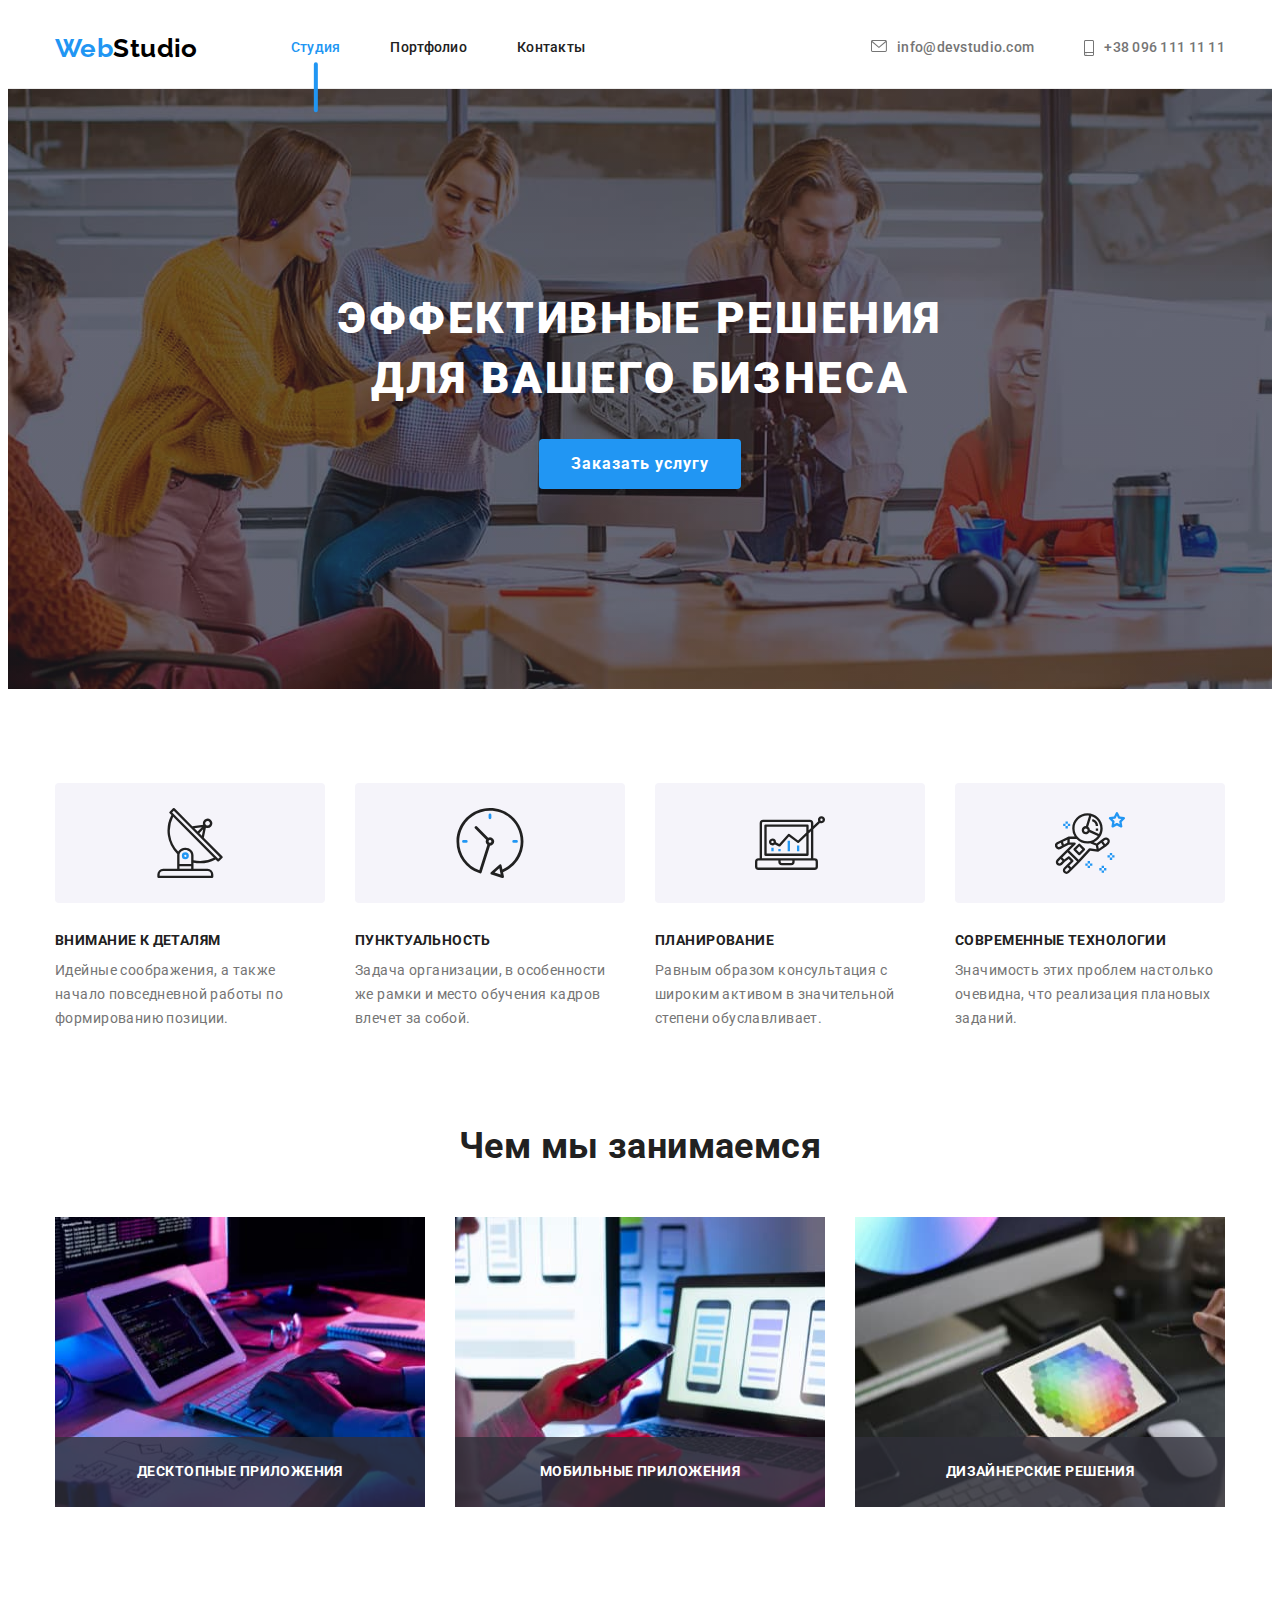
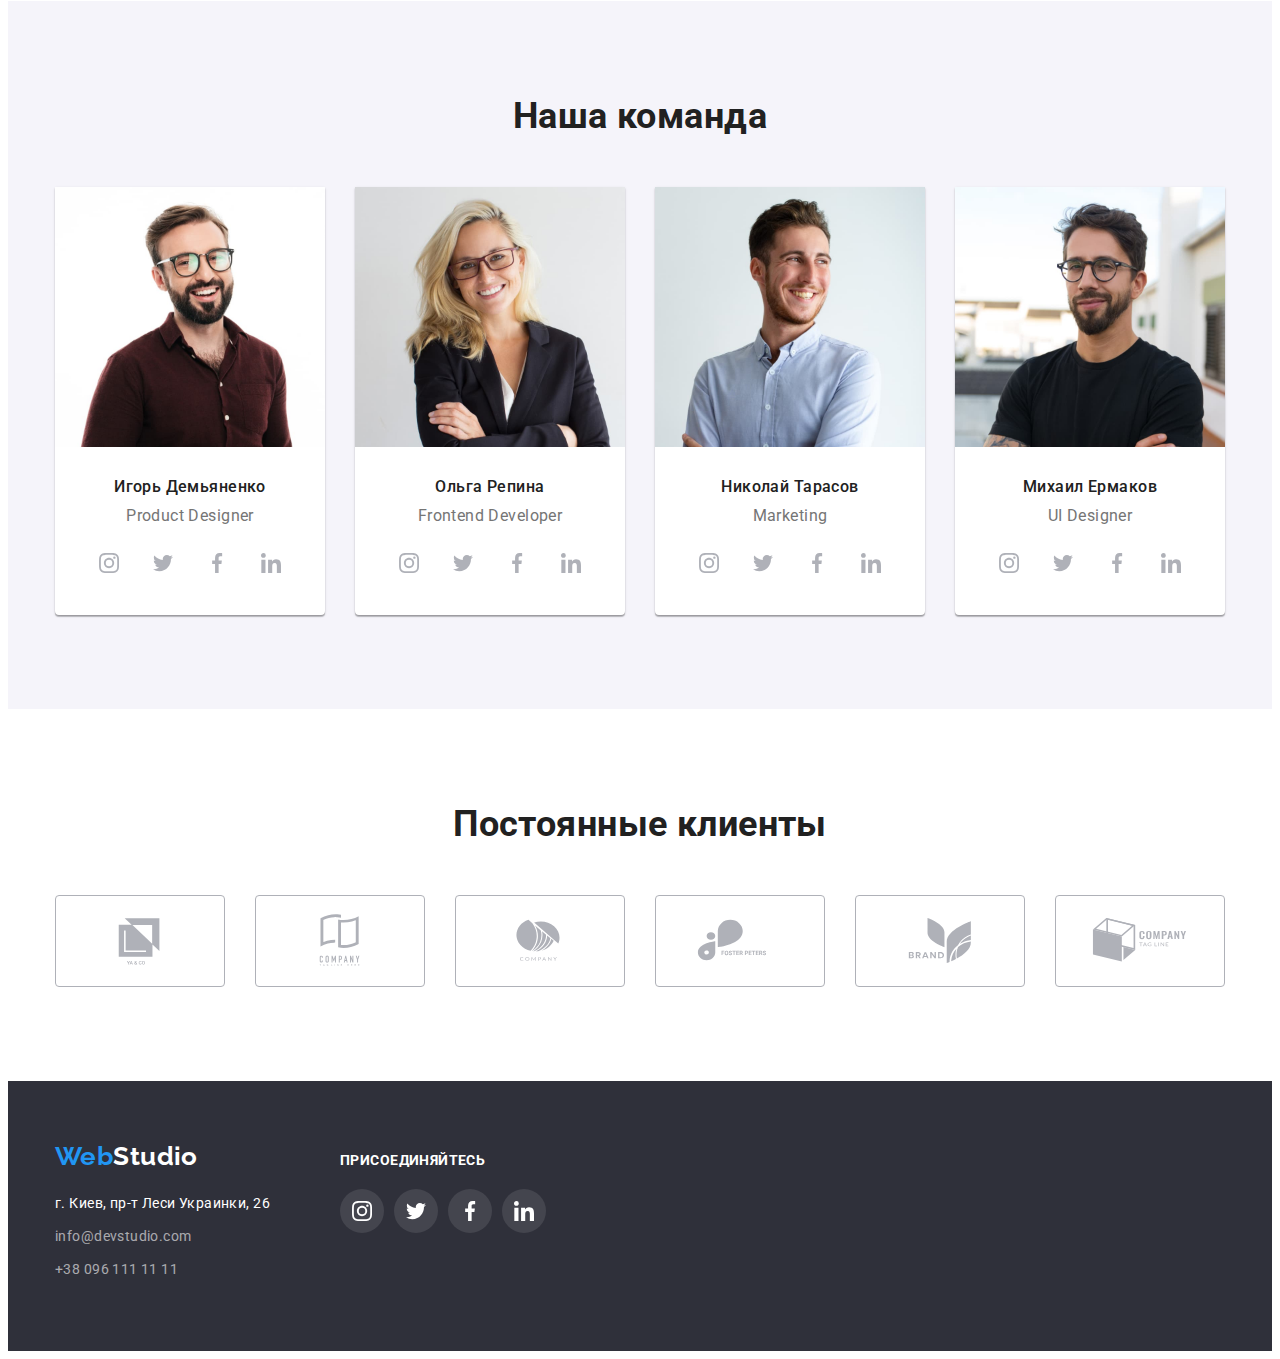
<file: index.html>
<!DOCTYPE html>
<html lang="ru">
  <head>
    <meta charset="UTF-8" />
    <meta http-equiv="X-UA-Compatible" content="IE=edge" />
    <meta
      name="viewport"
      content="width=device-width, initial-scale=1.0"
    />
    <link rel="preconnect" href="https://fonts.gstatic.com" />
    <link
      href="https://fonts.googleapis.com/css2?family=Raleway:wght@700&family=Roboto:wght@400;500;700;900&display=swap"
      rel="stylesheet"
    />
    <link
      rel="stylesheet"
      href="https://cdnjs.cloudflare.com/ajax/libs/modern-normalize/1.1.0/modern-normalize.min.css"
      integrity="sha512-wpPYUAdjBVSE4KJnH1VR1HeZfpl1ub8YT/NKx4PuQ5NmX2tKuGu6U/JRp5y+Y8XG2tV+wKQpNHVUX03MfMFn9Q=="
      crossorigin="anonymous"
      referrerpolicy="no-referrer"
    />
    <link rel="stylesheet" href="./css/styles.css" />
    <title>Студия</title>
  </head>
  <body>
    <header class="header-section">
      <div class="container">
        <nav class="nav">
          <a class="logo-header link" href="./index.html" lang="en"
            ><span class="logo-span">Web</span
            ><span class="logo-header-span">Studio</span></a
          >
          <ul class="nav-site list">
            <li class="nav-site-item">
              <a
                class="nav-site-link link current"
                href="./index.html"
                >Студия</a
              >
            </li>
            <li class="nav-site-item">
              <a class="nav-site-link link" href="./portfolio.html"
                >Портфолио</a
              >
            </li>
            <li class="nav-site-item">
              <a class="nav-site-link link" href="">Контакты</a>
            </li>
          </ul>
        </nav>
        <ul class="nav-contact list">
          <li class="nav-contact-item">
            <a
              class="nav-contact-link link"
              href="mailto:info@devstudio.com"
            >
              <svg class="nav-costacts-icon" width="16" height="12">
                <use href="./images/icons.svg#icon-envelope"></use>
              </svg>
              info@devstudio.com</a
            >
          </li>
          <li class="nav-contact-item">
            <a
              class="nav-contact-link link"
              href="tel:00380961111111"
            >
              <svg class="nav-costacts-icon" width="10" height="16">
                <use href="./images/icons.svg#icon-smartphone"></use>
              </svg>
              +38 096 111 11 11</a
            >
          </li>
        </ul>
      </div>
    </header>
    <main>
      <!--HERO-->
      <section class="hero-section overlay">
        <div class="container">
          <h1 class="hero-title">
            Эффективные решения для вашего бизнеса
          </h1>
          <button class="hero-btn" type="button" data-modal-open>
            Заказать услугу
          </button>
        </div>
      </section>
      <!--FEATURES-->
      <section class="features-section">
        <div class="container">
          <!--h2 for this section is hidden via css-->
          <h2 class="features-title visually-hidden">Особенности</h2>
          <ul class="features-list list">
            <li class="features-item">
              <div class="features-icon-wraper">
                <svg class="features-icon" width="70" height="70">
                  <use href="./images/icons.svg#icon-antenna"></use>
                </svg>
              </div>
              <h3 class="features-subtitle">Внимание к деталям</h3>
              <p class="features-description">
                Идейные соображения, а также начало повседневной
                работы по формированию позиции.
              </p>
            </li>
            <li class="features-item">
              <div class="features-icon-wraper">
                <svg class="features-icon" width="70" height="70">
                  <use href="./images/icons.svg#icon-clock"></use>
                </svg>
              </div>
              <h3 class="features-subtitle">Пунктуальность</h3>
              <p class="features-description">
                Задача организации, в особенности же рамки и место
                обучения кадров влечет за собой.
              </p>
            </li>
            <li class="features-item">
              <div class="features-icon-wraper">
                <svg class="features-icon" width="70" height="70">
                  <use href="./images/icons.svg#icon-diagram"></use>
                </svg>
              </div>
              <h3 class="features-subtitle">Планирование</h3>
              <p class="features-description">
                Равным образом консультация с широким активом в
                значительной степени обуславливает.
              </p>
            </li>
            <li class="features-item">
              <div class="features-icon-wraper">
                <svg class="features-icon" width="70" height="70">
                  <use href="./images/icons.svg#icon-astronaut"></use>
                </svg>
              </div>
              <h3 class="features-subtitle">
                Современные технологии
              </h3>
              <p class="features-description">
                Значимость этих проблем настолько очевидна, что
                реализация плановых заданий.
              </p>
            </li>
          </ul>
        </div>
      </section>
      <!--WHAT WE DO-->
      <section class="what-we-do-section">
        <div class="container">
          <h2 class="what-we-do-title section-title">
            Чем мы занимаемся
          </h2>
          <ul class="what-we-do-list list">
            <li class="what-we-do-item">
              <img
                class="what-we-do-image"
                src="./images/studio/what_we_do/img_1.jpg"
                alt="программист набирает код"
                width="370"
                height="290"
              />
              <p class="what-we-do-description">
                Десктопные приложения
              </p>
            </li>
            <li class="what-we-do-item">
              <img
                class="what-we-do-image"
                src="./images/studio/what_we_do/img_2.jpg"
                alt="дизайнер выбирает макет мобильной страницы"
                width="370"
                height="290"
              />
              <p class="what-we-do-description">
                Мобильные приложения
              </p>
            </li>
            <li class="what-we-do-item">
              <img
                class="what-we-do-image"
                src="./images/studio/what_we_do/img_3.jpg"
                alt="дизайнер выбирает цвет из палитры"
                width="370"
                height="290"
              />
              <p class="what-we-do-description">
                Дизайнерские решения
              </p>
            </li>
          </ul>
        </div>
      </section>
      <!--TEAM-->
      <section class="team-section">
        <div class="container">
          <h2 class="team-title section-title">Наша команда</h2>
          <ul class="team-list list set-wrapper">
            <li class="team-item set-element">
              <div class="team-item-thumb">
                <img
                  src="./images/studio/team/ihor.jpg"
                  alt="улыбающийся мужчина"
                  width="270"
                  height="260"
                />
              </div>
              <div class="team-item-info">
                <h3 class="team-subtitle">Игорь Демьяненко</h3>
                <p class="team-description" lang="en">
                  Product Designer
                </p>
                <ul class="social-networks-list list">
                  <li class="social-networks-item">
                    <a
                      class="social-networks-link"
                      aria-label="Ссылка на Instagram"
                      href=""
                      target="_blank"
                      rel="noopener noreferrer"
                    >
                      <span class="visually-hidden"
                        >Переход в соцсеть</span
                      >
                      <svg class="social-networks-icon">
                        <use
                          href="./images/icons.svg#icon-instagram"
                        ></use>
                      </svg>
                    </a>
                  </li>
                  <li class="social-networks-item">
                    <a
                      class="social-networks-link"
                      aria-label="Ссылка на Twitter"
                      href=""
                      target="_blank"
                      rel="noopener noreferrer"
                    >
                      <span class="visually-hidden"
                        >Переход в соцсеть</span
                      >
                      <svg class="social-networks-icon">
                        <use
                          href="./images/icons.svg#icon-twitter"
                        ></use>
                      </svg>
                    </a>
                  </li>
                  <li class="social-networks-item">
                    <a
                      class="social-networks-link"
                      aria-label="Ссылка на Facebook"
                      href=""
                      target="_blank"
                      rel="noopener noreferrer"
                    >
                      <span class="visually-hidden"
                        >Переход в соцсеть</span
                      >
                      <svg class="social-networks-icon">
                        <use
                          href="./images/icons.svg#icon-facebook"
                        ></use>
                      </svg>
                    </a>
                  </li>
                  <li class="social-networks-item">
                    <a
                      class="social-networks-link"
                      aria-label="Ссылка на LinkedIn"
                      href=""
                      target="_blank"
                      rel="noopener noreferrer"
                    >
                      <span class="visually-hidden"
                        >Переход в соцсеть</span
                      >
                      <svg class="social-networks-icon">
                        <use
                          href="./images/icons.svg#icon-linkedin"
                        ></use>
                      </svg>
                    </a>
                  </li>
                </ul>
              </div>
            </li>
            <li class="team-item set-element">
              <div class="team-item-thumb">
                <img
                  src="./images/studio/team/olga.jpg"
                  alt="улыбающаяся девушка"
                  width="270"
                  height="260"
                />
              </div>
              <div class="team-item-info">
                <h3 class="team-subtitle">Ольга Репина</h3>
                <p class="team-description" lang="en">
                  Frontend Developer
                </p>
                <ul class="social-networks-list list">
                  <li class="social-networks-item">
                    <a
                      class="social-networks-link"
                      aria-label="Ссылка на Instagram"
                      href=""
                      target="_blank"
                      rel="noopener noreferrer"
                    >
                      <span class="visually-hidden"
                        >Переход в соцсеть</span
                      >
                      <svg class="social-networks-icon">
                        <use
                          href="./images/icons.svg#icon-instagram"
                        ></use>
                      </svg>
                    </a>
                  </li>
                  <li class="social-networks-item">
                    <a
                      class="social-networks-link"
                      aria-label="Ссылка на Twitter"
                      href=""
                      target="_blank"
                      rel="noopener noreferrer"
                    >
                      <span class="visually-hidden"
                        >Переход в соцсеть</span
                      >
                      <svg class="social-networks-icon">
                        <use
                          href="./images/icons.svg#icon-twitter"
                        ></use>
                      </svg>
                    </a>
                  </li>
                  <li class="social-networks-item">
                    <a
                      class="social-networks-link"
                      aria-label="Ссылка на Facebook"
                      href=""
                      target="_blank"
                      rel="noopener noreferrer"
                    >
                      <span class="visually-hidden"
                        >Переход в соцсеть</span
                      >
                      <svg class="social-networks-icon">
                        <use
                          href="./images/icons.svg#icon-facebook"
                        ></use>
                      </svg>
                    </a>
                  </li>
                  <li class="social-networks-item">
                    <a
                      class="social-networks-link"
                      aria-label="Ссылка на LinkedIn"
                      href=""
                      target="_blank"
                      rel="noopener noreferrer"
                    >
                      <span class="visually-hidden"
                        >Переход в соцсеть</span
                      >
                      <svg class="social-networks-icon">
                        <use
                          href="./images/icons.svg#icon-linkedin"
                        ></use>
                      </svg>
                    </a>
                  </li>
                </ul>
              </div>
            </li>
            <li class="team-item set-element">
              <div class="team-item-thumb">
                <img
                  src="./images/studio/team/nikolai.jpg"
                  alt="улыбающийся мужчина"
                  width="270"
                  height="260"
                />
              </div>
              <div class="team-item-info">
                <h3 class="team-subtitle">Николай Тарасов</h3>
                <p class="team-description" lang="en">Marketing</p>
                <ul class="social-networks-list list">
                  <li class="social-networks-item">
                    <a
                      class="social-networks-link"
                      aria-label="Ссылка на Instagram"
                      href=""
                      target="_blank"
                      rel="noopener noreferrer"
                    >
                      <span class="visually-hidden"
                        >Переход в соцсеть</span
                      >
                      <svg class="social-networks-icon">
                        <use
                          href="./images/icons.svg#icon-instagram"
                        ></use>
                      </svg>
                    </a>
                  </li>
                  <li class="social-networks-item">
                    <a
                      class="social-networks-link"
                      aria-label="Ссылка на Twitter"
                      href=""
                      target="_blank"
                      rel="noopener noreferrer"
                    >
                      <span class="visually-hidden"
                        >Переход в соцсеть</span
                      >
                      <svg class="social-networks-icon">
                        <use
                          href="./images/icons.svg#icon-twitter"
                        ></use>
                      </svg>
                    </a>
                  </li>
                  <li class="social-networks-item">
                    <a
                      class="social-networks-link"
                      aria-label="Ссылка на Facebook"
                      href=""
                      target="_blank"
                      rel="noopener noreferrer"
                    >
                      <span class="visually-hidden"
                        >Переход в соцсеть</span
                      >
                      <svg class="social-networks-icon">
                        <use
                          href="./images/icons.svg#icon-facebook"
                        ></use>
                      </svg>
                    </a>
                  </li>
                  <li class="social-networks-item">
                    <a
                      class="social-networks-link"
                      aria-label="Ссылка на LinkedIn"
                      href=""
                      target="_blank"
                      rel="noopener noreferrer"
                    >
                      <span class="visually-hidden"
                        >Переход в соцсеть</span
                      >
                      <svg class="social-networks-icon">
                        <use
                          href="./images/icons.svg#icon-linkedin"
                        ></use>
                      </svg>
                    </a>
                  </li>
                </ul>
              </div>
            </li>
            <li class="team-item set-element">
              <div class="team-item-thumb">
                <img
                  src="./images/studio/team/mykhail.jpg"
                  alt="улыбающийся мужчина"
                  width="270"
                  height="260"
                />
              </div>
              <div class="team-item-info">
                <h3 class="team-subtitle">Михаил Ермаков</h3>
                <p class="team-description" lang="en">UI Designer</p>
                <ul class="social-networks-list list">
                  <li class="social-networks-item">
                    <a
                      class="social-networks-link"
                      aria-label="Ссылка на Instagram"
                      href=""
                      target="_blank"
                      rel="noopener noreferrer"
                    >
                      <span class="visually-hidden"
                        >Переход в соцсеть</span
                      >
                      <svg class="social-networks-icon">
                        <use
                          href="./images/icons.svg#icon-instagram"
                        ></use>
                      </svg>
                    </a>
                  </li>
                  <li class="social-networks-item">
                    <a
                      class="social-networks-link"
                      aria-label="Ссылка на Twitter"
                      href=""
                      target="_blank"
                      rel="noopener noreferrer"
                    >
                      <span class="visually-hidden"
                        >Переход в соцсеть</span
                      >
                      <svg class="social-networks-icon">
                        <use
                          href="./images/icons.svg#icon-twitter"
                        ></use>
                      </svg>
                    </a>
                  </li>
                  <li class="social-networks-item">
                    <a
                      class="social-networks-link"
                      aria-label="Ссылка на Facebook"
                      href=""
                      target="_blank"
                      rel="noopener noreferrer"
                    >
                      <span class="visually-hidden"
                        >Переход в соцсеть</span
                      >
                      <svg class="social-networks-icon">
                        <use
                          href="./images/icons.svg#icon-facebook"
                        ></use>
                      </svg>
                    </a>
                  </li>
                  <li class="social-networks-item">
                    <a
                      class="social-networks-link"
                      aria-label="Ссылка на LinkedIn"
                      href=""
                      target="_blank"
                      rel="noopener noreferrer"
                    >
                      <span class="visually-hidden"
                        >Переход в соцсеть</span
                      >
                      <svg class="social-networks-icon">
                        <use
                          href="./images/icons.svg#icon-linkedin"
                        ></use>
                      </svg>
                    </a>
                  </li>
                </ul>
              </div>
            </li>
          </ul>
        </div>
      </section>
      <!--CLIENTS-->
      <section class="clients-section">
        <div class="container">
          <h2 class="clients-title section-title">
            Постоянные клиенты
          </h2>
          <ul class="clients-list list set-wrapper">
            <li class="clients-item set-element">
              <a
                class="clients-link"
                aria-label="Ссылка на страницу клиента"
                href=""
                target="_blank"
                rel="noopener noreferrer"
              >
                <span class="visually-hidden"
                  >Переход на страницу слиента</span
                >
                <svg class="clients-icon" width="106" height="60">
                  <use href="./images/icons.svg#icon-client_1"></use>
                </svg>
              </a>
            </li>
            <li class="clients-item set-element">
              <a
                class="clients-link"
                aria-label="Ссылка на страницу клиента"
                href=""
                target="_blank"
                rel="noopener noreferrer"
              >
                <span class="visually-hidden"
                  >Переход на страницу слиента</span
                >
                <svg class="clients-icon" width="106" height="60">
                  <use href="./images/icons.svg#icon-client_2"></use>
                </svg>
              </a>
            </li>
            <li class="clients-item set-element">
              <a
                class="clients-link"
                aria-label="Ссылка на страницу клиента"
                href=""
                target="_blank"
                rel="noopener noreferrer"
              >
                <span class="visually-hidden"
                  >Переход на страницу слиента</span
                >
                <svg class="clients-icon" width="106" height="60">
                  <use href="./images/icons.svg#icon-client_3"></use>
                </svg>
              </a>
            </li>
            <li class="clients-item set-element">
              <a
                class="clients-link"
                aria-label="Ссылка на страницу клиента"
                href=""
                target="_blank"
                rel="noopener noreferrer"
              >
                <span class="visually-hidden"
                  >Переход на страницу слиента</span
                >
                <svg class="clients-icon" width="106" height="60">
                  <use href="./images/icons.svg#icon-client_4"></use>
                </svg>
              </a>
            </li>
            <li class="clients-item set-element">
              <a
                class="clients-link"
                aria-label="Ссылка на страницу клиента"
                href=""
                target="_blank"
                rel="noopener noreferrer"
              >
                <span class="visually-hidden"
                  >Переход на страницу слиента</span
                >
                <svg class="clients-icon" width="106" height="60">
                  <use href="./images/icons.svg#icon-client_5"></use>
                </svg>
              </a>
            </li>
            <li class="clients-item set-element">
              <a
                class="clients-link"
                aria-label="Ссылка на страницу клиента"
                href=""
                target="_blank"
                rel="noopener noreferrer"
              >
                <span class="visually-hidden"
                  >Переход на страницу слиента</span
                >
                <svg class="clients-icon" width="106" height="60">
                  <use href="./images/icons.svg#icon-client_6"></use>
                </svg>
              </a>
            </li>
          </ul>
        </div>
      </section>
    </main>
    <footer class="footer-section">
      <div class="container">
        <div class="logo-address-wrapper">
          <h2 class="visually-hidden">Подвал</h2>
          <a class="logo-footer link" href="./index.html" lang="en"
            ><span class="logo-span">Web</span
            ><span class="logo-footer-span">Studio</span>
          </a>
          <address>
            <ul class="address list">
              <li class="address-item">
                <a
                  class="address-map link"
                  href="https://goo.gl/maps/WBp1z51C1kAFo6pN6"
                  target="_blank"
                  rel="noopener noreferrer"
                  >г. Киев, пр-т Леси Украинки, 26
                </a>
              </li>
              <li class="address-item">
                <a
                  class="address-mail link"
                  href="mailto:info@devstudio.com"
                  >info@devstudio.com
                </a>
              </li>
              <li class="address-item">
                <a class="address-tel link" href="tel:00380961111111"
                  >+38 096 111 11 11
                </a>
              </li>
            </ul>
          </address>
        </div>
        <div class="join-us">
          <h3 class="join-us-title">Присоединяйтесь</h3>
          <ul class="social-networks-list list">
            <li class="social-networks-item">
              <a
                class="social-networks-link footer-link"
                aria-label="Ссылка на Instagram"
                href=""
                target="_blank"
                rel="noopener noreferrer"
              >
                <span class="visually-hidden">Переход в соцсеть</span>
                <svg class="social-networks-icon">
                  <use href="./images/icons.svg#icon-instagram"></use>
                </svg>
              </a>
            </li>
            <li class="social-networks-item">
              <a
                class="social-networks-link footer-link"
                aria-label="Ссылка на Twitter"
                href=""
                target="_blank"
                rel="noopener noreferrer"
              >
                <span class="visually-hidden">Переход в соцсеть</span>
                <svg class="social-networks-icon">
                  <use href="./images/icons.svg#icon-twitter"></use>
                </svg>
              </a>
            </li>
            <li class="social-networks-item">
              <a
                class="social-networks-link footer-link"
                aria-label="Ссылка на Facebook"
                href=""
                target="_blank"
                rel="noopener noreferrer"
              >
                <span class="visually-hidden">Переход в соцсеть</span>
                <svg class="social-networks-icon">
                  <use href="./images/icons.svg#icon-facebook"></use>
                </svg>
              </a>
            </li>
            <li class="social-networks-item">
              <a
                class="social-networks-link footer-link"
                aria-label="Ссылка на LinkedIn"
                href=""
                target="_blank"
                rel="noopener noreferrer"
              >
                <span class="visually-hidden">Переход в соцсеть</span>
                <svg class="social-networks-icon">
                  <use href="./images/icons.svg#icon-linkedin"></use>
                </svg>
              </a>
            </li>
          </ul>
        </div>
      </div>
    </footer>

    <!-- BACKDROP -->
    <div class="backdrop is-hidden" data-modal>
      <div class="modal-window">
        <button
          class="modal-close-btn"
          type="button"
          data-modal-close
        >
          <span class="visually-hidden">Закрыть модальное окно</span>
          <svg class="modal-close-icon" width="18" height="18">
            <use href="./images/icons.svg#close-black"></use>
          </svg>
        </button>
      </div>
    </div>

    <!-- SCRIPTS -->
    <script src="./js/modal.js"></script>
  </body>
</html>
</file>
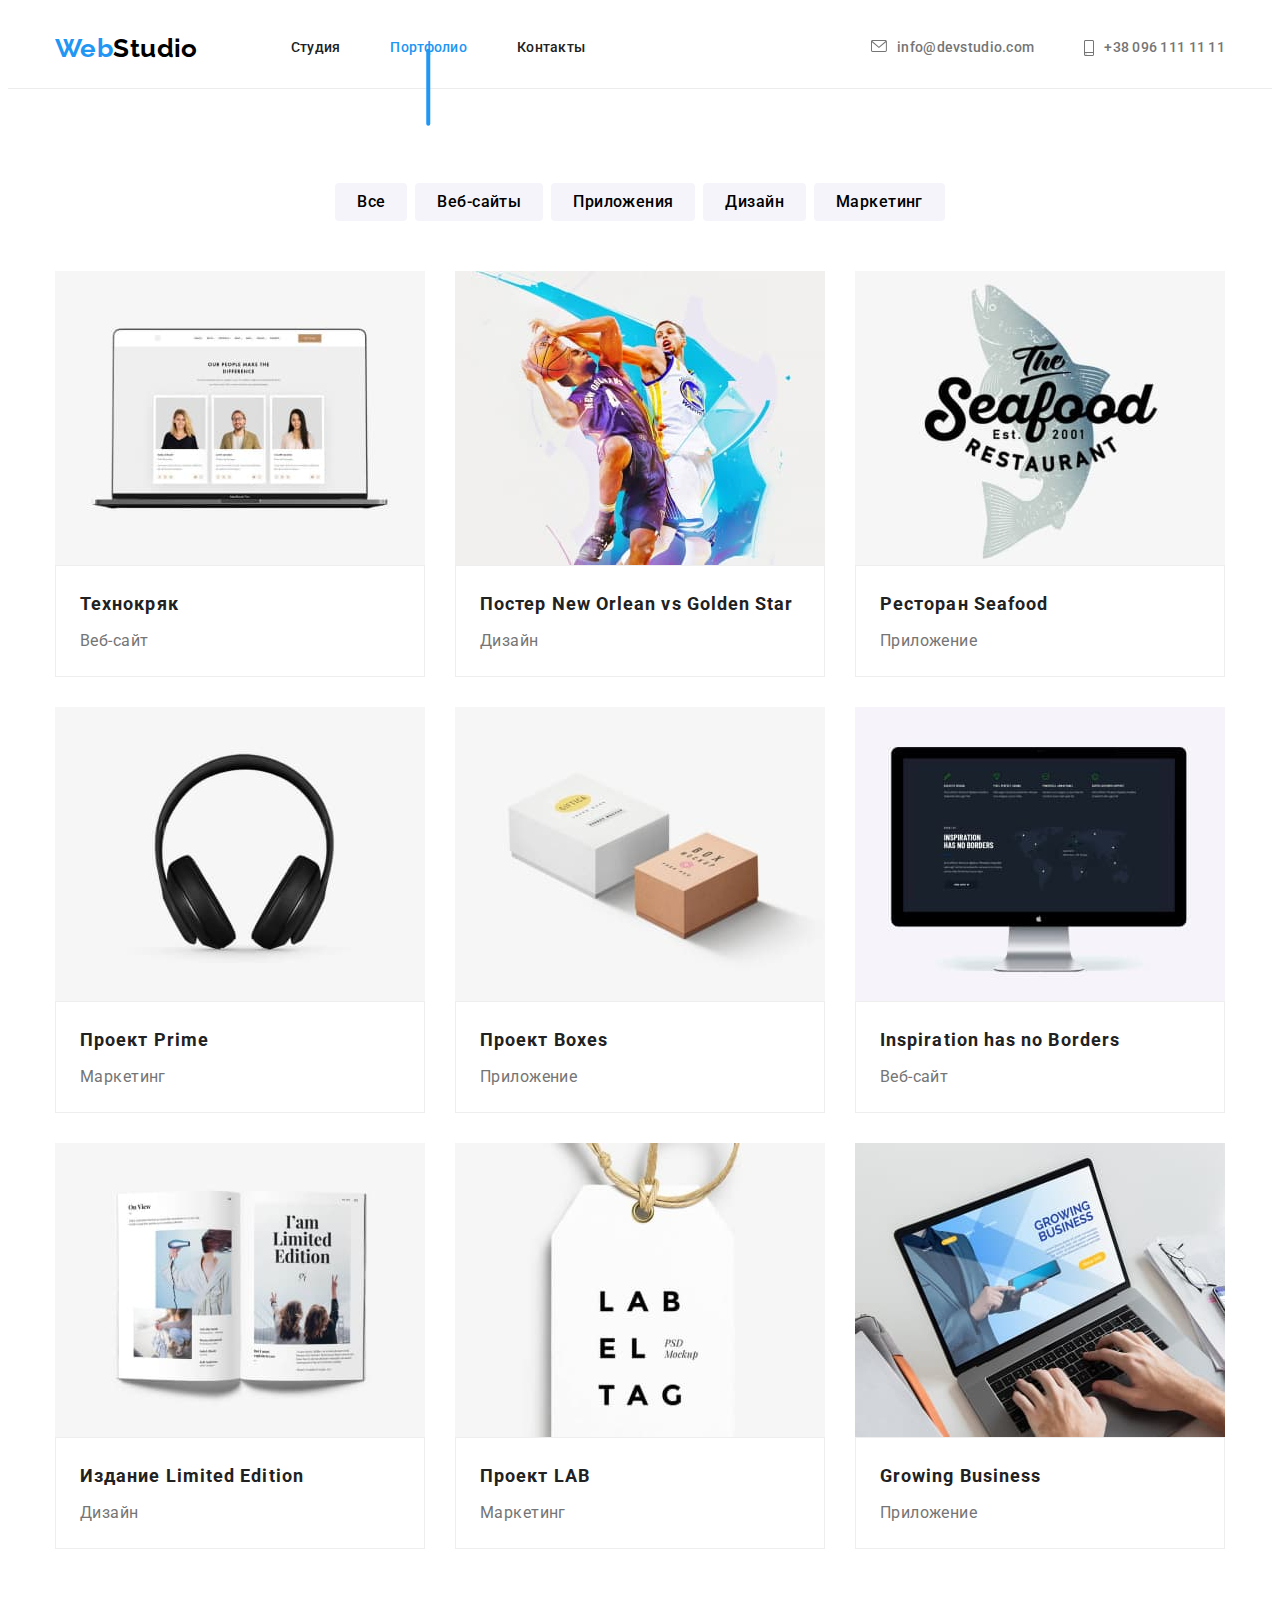
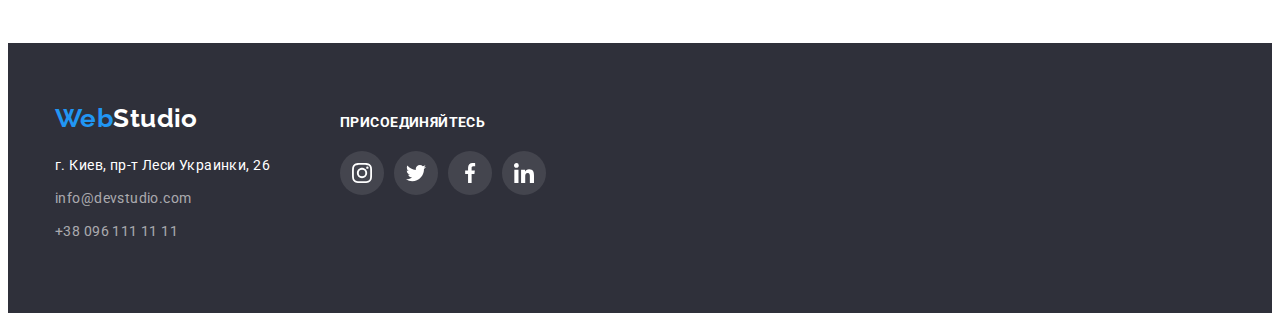
<file: portfolio.html>
<!DOCTYPE html>
<html lang="ru">
  <head>
    <meta charset="UTF-8" />
    <meta http-equiv="X-UA-Compatible" content="IE=edge" />
    <meta
      name="viewport"
      content="width=device-width, initial-scale=1.0"
    />
    <link rel="preconnect" href="https://fonts.gstatic.com" />
    <link
      href="https://fonts.googleapis.com/css2?family=Raleway:wght@700&family=Roboto:wght@400;500;700;900&display=swap"
      rel="stylesheet"
    />
    <link
      rel="stylesheet"
      href="https://cdnjs.cloudflare.com/ajax/libs/modern-normalize/1.1.0/modern-normalize.min.css"
      integrity="sha512-wpPYUAdjBVSE4KJnH1VR1HeZfpl1ub8YT/NKx4PuQ5NmX2tKuGu6U/JRp5y+Y8XG2tV+wKQpNHVUX03MfMFn9Q=="
      crossorigin="anonymous"
      referrerpolicy="no-referrer"
    />
    <link rel="stylesheet" href="./css/styles.css" />
    <title>Портфолио</title>
  </head>
  <body>
    <header class="header-section">
      <div class="container">
        <nav class="nav">
          <a class="logo-header link" href="./index.html" lang="en"
            ><span class="logo-span">Web</span
            ><span class="logo-header-span">Studio</span></a
          >
          <ul class="nav-site list">
            <li class="nav-site-item">
              <a class="nav-site-link link" href="./index.html"
                >Студия</a
              >
            </li>
            <li class="nav-site-item">
              <a
                class="nav-site-link link current"
                href="./portfolio.html"
                >Портфолио</a
              >
            </li>
            <li class="nav-site-item">
              <a class="nav-site-link link" href="">Контакты</a>
            </li>
          </ul>
        </nav>
        <ul class="nav-contact list">
          <li class="nav-contact-item">
            <a
              class="nav-contact-link link"
              href="mailto:info@devstudio.com"
            >
              <svg class="nav-costacts-icon" width="16" height="12">
                <use href="./images/icons.svg#icon-envelope"></use>
              </svg>
              info@devstudio.com</a
            >
          </li>
          <li class="nav-contact-item">
            <a
              class="nav-contact-link link"
              href="tel:00380961111111"
            >
              <svg class="nav-costacts-icon" width="10" height="16">
                <use href="./images/icons.svg#icon-smartphone"></use>
              </svg>
              +38 096 111 11 11</a
            >
          </li>
        </ul>
      </div>
    </header>
    <main>
      <!-- PORTFOLIO -->
      <section class="portfolio-section">
        <div class="container">
          <!--h1 for this section is hidden via css-->
          <h1 class="portfolio-title visually-hidden">Портфолио</h1>
          <div class="filter">
            <ul class="portfolio-filter list">
              <li class="portfolio-filter-item">
                <button class="portfolio-filter-btn" type="button">
                  Все
                </button>
              </li>
              <li class="portfolio-filter-item">
                <button class="portfolio-filter-btn" type="button">
                  Веб-сайты
                </button>
              </li>
              <li class="portfolio-filter-item">
                <button class="portfolio-filter-btn" type="button">
                  Приложения
                </button>
              </li>
              <li class="portfolio-filter-item">
                <button class="portfolio-filter-btn" type="button">
                  Дизайн
                </button>
              </li>
              <li class="portfolio-filter-item">
                <button class="portfolio-filter-btn" type="button">
                  Маркетинг
                </button>
              </li>
            </ul>
          </div>
          <div class="works">
            <ul class="portfolio-works list set-wrapper">
              <li class="portfolio-works-item set-element">
                <a
                  class="portfolio-works-link link"
                  href=""
                  target="_blank"
                  rel="noopener noreferrer"
                >
                  <div class="portfolio-works-thumb">
                    <img
                      src="./images/portfolio/img_1.jpg"
                      alt="ноутбук с открытым веб-сайтом"
                      width="370"
                      height="294"
                    />
                    <p class="portfolio-works-overlay">
                      Технокряк это современная площадка
                      распространения коронавируса. Компании
                      используют эту платформу для цифрового шпионажа
                      и атак на защищённые сервера конкурентов.
                    </p>
                  </div>
                  <div class="portfolio-works-info">
                    <h2 class="portfolio-works-subtitle">
                      Технокряк
                    </h2>
                    <p class="portfolio-works-description">
                      Веб-сайт
                    </p>
                  </div>
                </a>
              </li>
              <li class="portfolio-works-item set-element">
                <a
                  class="portfolio-works-link link"
                  href=""
                  target="_blank"
                  rel="noopener noreferrer"
                >
                  <div class="portfolio-works-thumb">
                    <img
                      src="./images/portfolio/img_2.jpg"
                      alt="баскетболисты играют"
                      width="370"
                      height="294"
                    />
                    <p class="portfolio-works-overlay"></p>
                  </div>
                  <div class="portfolio-works-info">
                    <h2 class="portfolio-works-subtitle">
                      Постер
                      <span lang="en">New Orlean vs Golden Star</span>
                    </h2>
                    <p class="portfolio-works-description">Дизайн</p>
                  </div>
                </a>
              </li>
              <li class="portfolio-works-item set-element">
                <a
                  class="portfolio-works-link link"
                  href=""
                  target="_blank"
                  rel="noopener noreferrer"
                >
                  <div class="portfolio-works-thumb">
                    <img
                      src="./images/portfolio/img_3.jpg"
                      alt="логотип ресторана с рыбой"
                      width="370"
                      height="294"
                    />
                    <p class="portfolio-works-overlay"></p>
                  </div>
                  <div class="portfolio-works-info">
                    <h2 class="portfolio-works-subtitle">
                      Ресторан <span lang="en">Seafood</span>
                    </h2>
                    <p class="portfolio-works-description">
                      Приложение
                    </p>
                  </div>
                </a>
              </li>
              <li class="portfolio-works-item set-element">
                <a
                  class="portfolio-works-link link"
                  href=""
                  target="_blank"
                  rel="noopener noreferrer"
                >
                  <div class="portfolio-works-thumb">
                    <img
                      src="./images/portfolio/img_4.jpg"
                      alt="наушники"
                      width="370"
                      height="294"
                    />
                    <p class="portfolio-works-overlay"></p>
                  </div>
                  <div class="portfolio-works-info">
                    <h2 class="portfolio-works-subtitle">
                      Проект <span lang="en">Prime</span>
                    </h2>
                    <p class="portfolio-works-description">
                      Маркетинг
                    </p>
                  </div>
                </a>
              </li>
              <li class="portfolio-works-item set-element">
                <a
                  class="portfolio-works-link link"
                  href=""
                  target="_blank"
                  rel="noopener noreferrer"
                >
                  <div class="portfolio-works-thumb">
                    <img
                      src="./images/portfolio/img_5.jpg"
                      alt="две картонные коробки"
                      width="370"
                      height="294"
                    />
                    <p class="portfolio-works-overlay"></p>
                  </div>
                  <div class="portfolio-works-info">
                    <h2 class="portfolio-works-subtitle">
                      Проект <span lang="en">Boxes</span>
                    </h2>
                    <p class="portfolio-works-description">
                      Приложение
                    </p>
                  </div>
                </a>
              </li>
              <li class="portfolio-works-item set-element">
                <a
                  class="portfolio-works-link link"
                  href=""
                  target="_blank"
                  rel="noopener noreferrer"
                >
                  <div class="portfolio-works-thumb">
                    <img
                      src="./images/portfolio/img_6.jpg"
                      alt="десктоп с открытым веб-сайтом"
                      width="370"
                      height="294"
                    />
                    <p class="portfolio-works-overlay"></p>
                  </div>
                  <div class="portfolio-works-info">
                    <h2 class="portfolio-works-subtitle" lang="en">
                      Inspiration has no Borders
                    </h2>
                    <p class="portfolio-works-description">
                      Веб-сайт
                    </p>
                  </div>
                </a>
              </li>
              <li class="portfolio-works-item set-element">
                <a
                  class="portfolio-works-link link"
                  href=""
                  target="_blank"
                  rel="noopener noreferrer"
                >
                  <div class="portfolio-works-thumb">
                    <img
                      src="./images/portfolio/img_7.jpg"
                      alt="открытая книга"
                      width="370"
                      height="294"
                    />
                    <p class="portfolio-works-overlay"></p>
                  </div>
                  <div class="portfolio-works-info">
                    <h2 class="portfolio-works-subtitle">
                      Издание <span lang="en">Limited Edition</span>
                    </h2>
                    <p class="portfolio-works-description">Дизайн</p>
                  </div>
                </a>
              </li>
              <li class="portfolio-works-item set-element">
                <a
                  class="portfolio-works-link link"
                  href=""
                  target="_blank"
                  rel="noopener noreferrer"
                >
                  <div class="portfolio-works-thumb">
                    <img
                      src="./images/portfolio/img_8.jpg"
                      alt="бирка"
                      width="370"
                      height="294"
                    />
                    <p class="portfolio-works-overlay"></p>
                  </div>
                  <div class="portfolio-works-info">
                    <h2 class="portfolio-works-subtitle">
                      Проект <span lang="en">LAB</span>
                    </h2>
                    <p class="portfolio-works-description">
                      Маркетинг
                    </p>
                  </div>
                </a>
              </li>
              <li class="portfolio-works-item set-element">
                <a
                  class="portfolio-works-link link"
                  href=""
                  target="_blank"
                  rel="noopener noreferrer"
                >
                  <div class="portfolio-works-thumb">
                    <img
                      src="./images/portfolio/img_9.jpg"
                      alt="мужские руки на ноутбуке с открытым веб-сайтом"
                      width="370"
                      height="294"
                    />
                    <p class="portfolio-works-overlay"></p>
                  </div>
                  <div class="portfolio-works-info">
                    <h2 class="portfolio-works-subtitle" lang="en">
                      Growing Business
                    </h2>
                    <p class="portfolio-works-description">
                      Приложение
                    </p>
                  </div>
                </a>
              </li>
            </ul>
          </div>
        </div>
      </section>
    </main>
    <footer class="footer-section">
      <div class="container">
        <div class="logo-address-wrapper">
          <h2 class="visually-hidden">Подвал</h2>
          <a class="logo-footer link" href="./index.html" lang="en"
            ><span class="logo-span">Web</span
            ><span class="logo-footer-span">Studio</span>
          </a>
          <address>
            <ul class="address list">
              <li class="address-item">
                <a
                  class="address-map link"
                  href="https://goo.gl/maps/WBp1z51C1kAFo6pN6"
                  target="_blank"
                  rel="noopener noreferrer"
                  >г. Киев, пр-т Леси Украинки, 26
                </a>
              </li>
              <li class="address-item">
                <a
                  class="address-mail link"
                  href="mailto:info@devstudio.com"
                  >info@devstudio.com
                </a>
              </li>
              <li class="address-item">
                <a class="address-tel link" href="tel:00380961111111"
                  >+38 096 111 11 11
                </a>
              </li>
            </ul>
          </address>
        </div>
        <div class="join-us">
          <h3 class="join-us-title">Присоединяйтесь</h3>
          <ul class="social-networks-list list">
            <li class="social-networks-item">
              <a
                class="social-networks-link footer-link"
                aria-label="Ссылка на Instagram"
                href=""
                target="_blank"
                rel="noopener noreferrer"
              >
                <span class="visually-hidden">Переход в соцсеть</span>
                <svg class="social-networks-icon">
                  <use href="./images/icons.svg#icon-instagram"></use>
                </svg>
              </a>
            </li>
            <li class="social-networks-item">
              <a
                class="social-networks-link footer-link"
                aria-label="Ссылка на Twitter"
                href=""
                target="_blank"
                rel="noopener noreferrer"
              >
                <span class="visually-hidden">Переход в соцсеть</span>
                <svg class="social-networks-icon">
                  <use href="./images/icons.svg#icon-twitter"></use>
                </svg>
              </a>
            </li>
            <li class="social-networks-item">
              <a
                class="social-networks-link footer-link"
                aria-label="Ссылка на Facebook"
                href=""
                target="_blank"
                rel="noopener noreferrer"
              >
                <span class="visually-hidden">Переход в соцсеть</span>
                <svg class="social-networks-icon">
                  <use href="./images/icons.svg#icon-facebook"></use>
                </svg>
              </a>
            </li>
            <li class="social-networks-item">
              <a
                class="social-networks-link footer-link"
                aria-label="Ссылка на LinkedIn"
                href=""
                target="_blank"
                rel="noopener noreferrer"
              >
                <span class="visually-hidden">Переход в соцсеть</span>
                <svg class="social-networks-icon">
                  <use href="./images/icons.svg#icon-linkedin"></use>
                </svg>
              </a>
            </li>
          </ul>
        </div>
      </div>
    </footer>
  </body>
</html>
</file>
<file: css/styles.css>
:root {
  --white-color: #ffffff;
  --black-color: #000000;
  --accent-color: #2196f3;
  --primary-text-color: #212121;
  --secondary-text-color: #757575;
  --hero-bg-color: #c4c4c4;
  --primary-bg-color: #f5f4fa;
  --secondary-bg-color: #2f303a;
  --icon-fill-color: #afb1b8;
  --primary-font: 'roboto', sans-serif;
  --secondary-font: 'raleway', sans-serif;
  --section-vertical-padding: 94px;
  --set-gap: 30px;
}

/* Present in modern normalize */
html {
  box-sizing: border-box;
}

*,
*::before,
*::after {
  box-sizing: inherit;
}
/* Present in modern normalize */

body {
  font-family: var(--primary-font);
  font-size: 14px;
  letter-spacing: 0.03em;
  line-height: 1.19;
  color: var(--primary-text-color);
}

/* =========UTILITIES========== */
h1,
h2,
h3,
h4,
h5,
h6,
p {
  margin-top: 0;
  margin-bottom: 0;
}

ul,
ol {
  margin-top: 0;
  margin-bottom: 0;
  padding-left: 0;
}

img {
  display: block;
  max-width: 100%;
}

.link {
  text-decoration: none;
}

.list {
  list-style: none;
}

.container {
  width: 1200px;
  margin-top: 0;
  margin-bottom: 0;
  margin-left: auto;
  margin-right: auto;
  padding-left: 15px;
  padding-right: 15px;
}

.visually-hidden {
  position: absolute;
  clip: rect(0, 0, 0, 0);
  width: 1px;
  height: 1px;
  margin: -1px;
}

.set-wrapper {
  display: flex;
  flex-wrap: wrap;
  margin-bottom: calc(-1 * var(--set-gap));
  margin-right: calc(-1 * var(--set-gap));
}

.set-element {
  margin-bottom: var(--set-gap);
  margin-right: var(--set-gap);
}

.section-title {
  margin-bottom: 50px;
  font-weight: bold;
  font-size: 36px;
  line-height: 1.17;
  text-align: center;
}

/* =======SOCIAL NETWORKS======== */
.social-networks-list {
  display: flex;
  justify-content: center;
}

.social-networks-item {
  width: 44px;
  height: 44px;
}

.social-networks-item:not(:last-child) {
  margin-right: 10px;
}

.social-networks-link {
  display: flex;
  justify-content: center;
  align-items: center;
  width: 100%;
  height: 100%;
  border-radius: 50%;
  fill: var(--icon-fill-color);

  transition: background-color 250ms cubic-bezier(0.4, 0, 0.2, 1),
    fill 250ms cubic-bezier(0.4, 0, 0.2, 1);
}

.social-networks-link.footer-link {
  background-color: rgba(255, 255, 255, 0.1);
  fill: var(--white-color);
}

.social-networks-link:hover,
.social-networks-link:focus {
  background-color: var(--accent-color);
  fill: var(--white-color);
}

.social-networks-icon {
  width: 20px;
  height: 20px;
}
/* =======END SOCIAL NETWORKS======== */
/* =========END UTILITIES========== */

/* ============HEADER============= */
.header-section {
  background-color: var(--white-color);
  border-bottom: 1px solid #ececec;
}

.header-section > .container {
  display: flex;
}
/* =============LOGO============= */
.logo-header {
  margin-right: 93px;
}

.logo-header,
.logo-footer {
  font-family: var(--secondary-font);
  font-weight: 700;
  font-size: 26px;
}

.logo-span {
  color: var(--accent-color);
}

.logo-header-span {
  color: var(--black-color);
}

.logo-footer-span {
  color: var(--white-color);
}
/* =============END LOGO============= */

/* ============NAVIGATION============== */
.nav {
  display: flex;
  align-items: center;
}

.nav-site,
.nav-contact {
  display: flex;
  margin-left: auto;
  font-weight: 500;
  line-height: 1.14;
  letter-spacing: 0.02em;
}

.nav-site-item {
  position: relative;
}

.nav-site-item:not(:last-child),
.nav-contact-item:not(:last-child) {
  margin-right: 50px;
}

.nav-site-link,
.nav-contact-link {
  display: flex;
  padding-top: 32px;
  padding-bottom: 32px;
  color: var(--secondary-text-color);
  fill: var(--secondary-text-color);

  transition: color 250ms cubic-bezier(0.4, 0, 0.2, 1),
    fill 250ms cubic-bezier(0.4, 0, 0.2, 1);
}

.nav-costacts-icon {
  margin-right: 10px;
}

.nav-site-link {
  color: inherit;
}

.nav-site-link:hover,
.nav-site-link:focus,
.nav-contact-link:hover,
.nav-contact-link:focus {
  color: var(--accent-color);
  fill: var(--accent-color);
}

.current {
  color: var(--accent-color);
}

.current::after {
  content: '';
  position: absolute;
  bottom: -1px;
  left: 0;
  rotate: 90deg;
  width: 100%;
  border: 2px solid var(--accent-color);
  border-radius: 2px;
  background: var(--accent-color);
}
/* ============END NAVIGATION============== */
/* ============END HEADER============= */

/* ==============HERO============== */
.hero-section {
  padding-top: 200px;
  padding-bottom: 200px;
  background-color: var(--hero-bg-color);
}

.overlay {
  max-width: 1600px;
  margin-left: auto;
  margin-right: auto;
  background-image: linear-gradient(
      rgba(47, 48, 58, 0.4),
      rgba(47, 48, 58, 0.4)
    ),
    url(../images/studio/hero/hero_bg.jpg);
  background-repeat: no-repeat;
  background-position: center;
}

.hero-title {
  max-width: 696px;
  margin-left: auto;
  margin-right: auto;
  margin-bottom: 30px;
  text-align: center;
  font-weight: 900;
  font-size: 44px;
  line-height: 1.36;
  letter-spacing: 0.06em;
  text-transform: uppercase;
  color: var(--white-color);
}

.hero-btn {
  display: block;
  margin: 0 auto;
  padding-top: 10px;
  padding-bottom: 10px;
  padding-left: 32px;
  padding-right: 32px;
  /* Present in modern normalized */
  font-family: inherit;
  font-weight: 700;
  font-size: 16px;
  line-height: 1.88;
  letter-spacing: 0.06em;
  color: var(--white-color);
  background-color: var(--accent-color);
  box-shadow: 0px 4px 4px rgba(0, 0, 0, 0.15);
  border: none;
  border-radius: 4px;
  cursor: pointer;
}

/* =============END HERO============== */

/* =============FEATURES============ */
.features-section {
  padding-top: var(--section-vertical-padding);
  padding-bottom: var(--section-vertical-padding);
  background-color: var(--white-color);
}

.features-list {
  display: flex;
}

.features-item {
  flex-basis: calc(100% / 4);
}

.features-item:not(:last-child) {
  margin-right: var(--set-gap);
}

.features-icon-wraper {
  display: flex;
  align-items: center;
  justify-content: center;
  height: 120px;
  margin-bottom: var(--set-gap);
  background: var(--primary-bg-color);
  border-radius: 4px;
}

.features-subtitle {
  margin-bottom: 10px;
  font-weight: bold;
  font-size: inherit;
  line-height: 1.14;
  text-transform: uppercase;
}

.features-description {
  line-height: 1.71;
  color: var(--secondary-text-color);
}
/* =============END FEATURES============ */

/* =============WHAT WE DO=========== */
.what-we-do-section {
  padding-bottom: var(--section-vertical-padding);
  background-color: var(--white-color);
}

.what-we-do-list {
  display: flex;
}

.what-we-do-item {
  position: relative;
  flex-basis: calc(100% / 3);
}

.what-we-do-item:not(:last-child) {
  margin-right: var(--set-gap);
}

.what-we-do-description {
  width: 100%;
  padding: 27px;
  position: absolute;
  right: 0;
  bottom: 0;
  line-height: 1.14;
  text-align: center;
  font-weight: bold;
  text-transform: uppercase;
  color: var(--white-color);
  background: rgba(47, 48, 58, 0.8);
}
/* =============END WHAT WE DO=========== */

/* =============TEAM============ */
.team-section {
  padding-top: var(--section-vertical-padding);
  padding-bottom: var(--section-vertical-padding);
  background-color: var(--primary-bg-color);
}

.team-item {
  flex-basis: calc(100% / 4 - var(--set-gap));
  box-shadow: 0px 1px 3px rgba(0, 0, 0, 0.12),
    0px 1px 1px rgba(0, 0, 0, 0.14), 0px 2px 1px rgba(0, 0, 0, 0.2);
  border-radius: 0px 0px 4px 4px;
  background-color: var(--white-color);
}

.team-item-info {
  padding-top: 30px;
  padding-bottom: 30px;
}

.team-subtitle {
  margin-bottom: 10px;
  font-weight: 500;
  font-size: 16px;
  text-align: center;
}

.team-description {
  margin-bottom: 16px;
  font-size: 16px;
  text-align: center;
  color: var(--secondary-text-color);
}
/* =============END TEAM============ */

/* =============CLIENTS============ */
.clients-section {
  padding-top: var(--section-vertical-padding);
  padding-bottom: var(--section-vertical-padding);
  background-color: var(--white-color);
}

.clients-item {
  height: 92px;
  flex-basis: calc(100% / 6 - var(--set-gap));
}

.clients-link {
  display: flex;
  justify-content: center;
  align-items: center;
  width: 100%;
  height: 100%;
  border: 1px solid var(--icon-fill-color);
  border-radius: 4px;
  fill: var(--icon-fill-color);

  transition: border 250ms cubic-bezier(0.4, 0, 0.2, 1),
    fill 250ms cubic-bezier(0.4, 0, 0.2, 1);
}

.clients-link:hover,
.clients-link:focus {
  border: 1px solid var(--accent-color);
  fill: var(--accent-color);
}
/* =============END CLIENTS============ */

/* =============FOOTER============= */
.footer-section {
  padding-top: 60px;
  padding-bottom: 60px;
  background-color: var(--secondary-bg-color);
}

.footer-section > .container {
  display: flex;
}

.logo-address-wrapper {
  margin-right: 70px;
}

.logo-footer {
  display: block;
  margin-bottom: 20px;
}
.address {
  font-style: normal;
  line-height: 1.71;
}

.address-map {
  color: #ffffff;
}

.address-mail,
.address-tel {
  color: rgba(255, 255, 255, 0.6);
}

.address-item {
  margin-bottom: 9px;
}

.address-item .link {
  transition: color 250ms cubic-bezier(0.4, 0, 0.2, 1);
}

.address-item .link:hover,
.address-item .link:focus {
  color: var(--accent-color);
}

.join-us {
  padding-top: 12px;
}

.join-us-title {
  margin-bottom: 20px;
  font-weight: bold;
  font-size: inherit;
  line-height: 1.14;
  text-transform: uppercase;
  color: var(--white-color);
}
/* =============END FOOTER============= */

/* ============PORTFOLIO============ */
.portfolio-section {
  padding-top: var(--section-vertical-padding);
  padding-bottom: var(--section-vertical-padding);
  background-color: var(--white-color);
}

.portfolio-filter {
  display: flex;
  justify-content: center;
  margin-bottom: 50px;
}

.portfolio-filter-item:not(:last-child) {
  margin-right: 8px;
}

.portfolio-filter-btn {
  padding-top: 6px;
  padding-bottom: 6px;
  padding-right: 22px;
  padding-left: 22px;
  /* Present in modern normalized */
  font-family: inherit;
  font-weight: 500;
  font-size: 16px;
  line-height: 1.63;
  letter-spacing: inherit;
  text-align: center;
  background-color: var(--primary-bg-color);
  border: none;
  border-radius: 4px;
  cursor: pointer;

  transition: color 250ms cubic-bezier(0.4, 0, 0.2, 1),
    background-color 250ms cubic-bezier(0.4, 0, 0.2, 1),
    box-shadow 250ms cubic-bezier(0.4, 0, 0.2, 1);
}

.portfolio-filter-btn:hover,
.portfolio-filter-btn:focus {
  color: var(--white-color);
  background-color: var(--accent-color);
  box-shadow: 0px 3px 1px rgba(0, 0, 0, 0.1),
    0px 1px 2px rgba(0, 0, 0, 0.08), 0px 2px 2px rgba(0, 0, 0, 0.12);
}

.portfolio-works-item {
  flex-basis: calc(100% / 3 - var(--set-gap));
}

.portfolio-works-link {
  display: block;
  color: inherit;

  transition: box-shadow 250ms cubic-bezier(0.4, 0, 0.2, 1);
}

.portfolio-works-link:hover,
.portfolio-works-link:focus {
  box-shadow: 0px 1px 1px rgba(0, 0, 0, 0.12),
    0px 4px 4px rgba(0, 0, 0, 0.06), 1px 4px 6px rgba(0, 0, 0, 0.16);
}

.portfolio-works-thumb {
  position: relative;
  overflow: hidden;
}

.portfolio-works-overlay {
  display: flex;
  align-items: center;
  padding-left: 24px;
  padding-right: 24px;
  position: absolute;
  bottom: -100%;
  left: 0;
  width: 100%;
  height: 100%;
  overflow-y: auto;
  font-size: 18px;
  line-height: 1.56;
  color: var(--white-color);
  background: rgba(33, 150, 243, 0.9);

  transition: transform 250ms cubic-bezier(0.4, 0, 0.2, 1);
}

.portfolio-works-link:hover .portfolio-works-overlay,
.portfolio-works-link:focus .portfolio-works-overlay {
  transform: translatey(-100%);
}

.portfolio-works-info {
  padding-top: 20px;
  padding-bottom: 20px;
  padding-right: 24px;
  padding-left: 24px;
  background-color: var(--white-color);
  border: 1px solid #eeeeee;
}

.portfolio-works-subtitle {
  margin-bottom: 4px;
  font-weight: bold;
  font-size: 18px;
  line-height: 2;
  letter-spacing: 0.06em;
}

.portfolio-works-description {
  font-size: 16px;
  line-height: 1.88;
  color: var(--secondary-text-color);
}
/* ============END PORTFOLIO============ */

/* =============BACKDROP============= */
.backdrop {
  display: flex;
  justify-content: center;
  align-items: center;
  position: fixed;
  top: 0;
  left: 0;
  width: 100vw;
  height: 100vh;
  background-color: rgba(0, 0, 0, 0.2);

  opacity: 1;
  transition: opacity 250ms cubic-bezier(0.4, 0, 0.2, 1);
}

.modal-window {
  display: flex;
  padding: 8px 8px;
  width: 528px;
  height: 581px;
  background: var(--white-color);
  box-shadow: 0px 1px 3px rgba(0, 0, 0, 0.12),
    0px 1px 1px rgba(0, 0, 0, 0.14), 0px 2px 1px rgba(0, 0, 0, 0.2);
  border-radius: 4px;

  transform: scale(100%);
  transition: transform 250ms cubic-bezier(0.4, 0, 0.2, 1);
}

.backdrop.is-hidden {
  opacity: 0;
  pointer-events: none;
}

.backdrop.is-hidden .modal-window {
  transform: scale(50%);
}

.modal-close-btn {
  display: flex;
  justify-content: center;
  align-items: center;
  margin-left: auto;
  width: 30px;
  height: 30px;
  border-radius: 50%;
  border: 1px solid rgba(0, 0, 0, 0.1);
  background-color: var(--white-color);
  cursor: pointer;
}
/* =============END BACKDROP============= */
</file>
